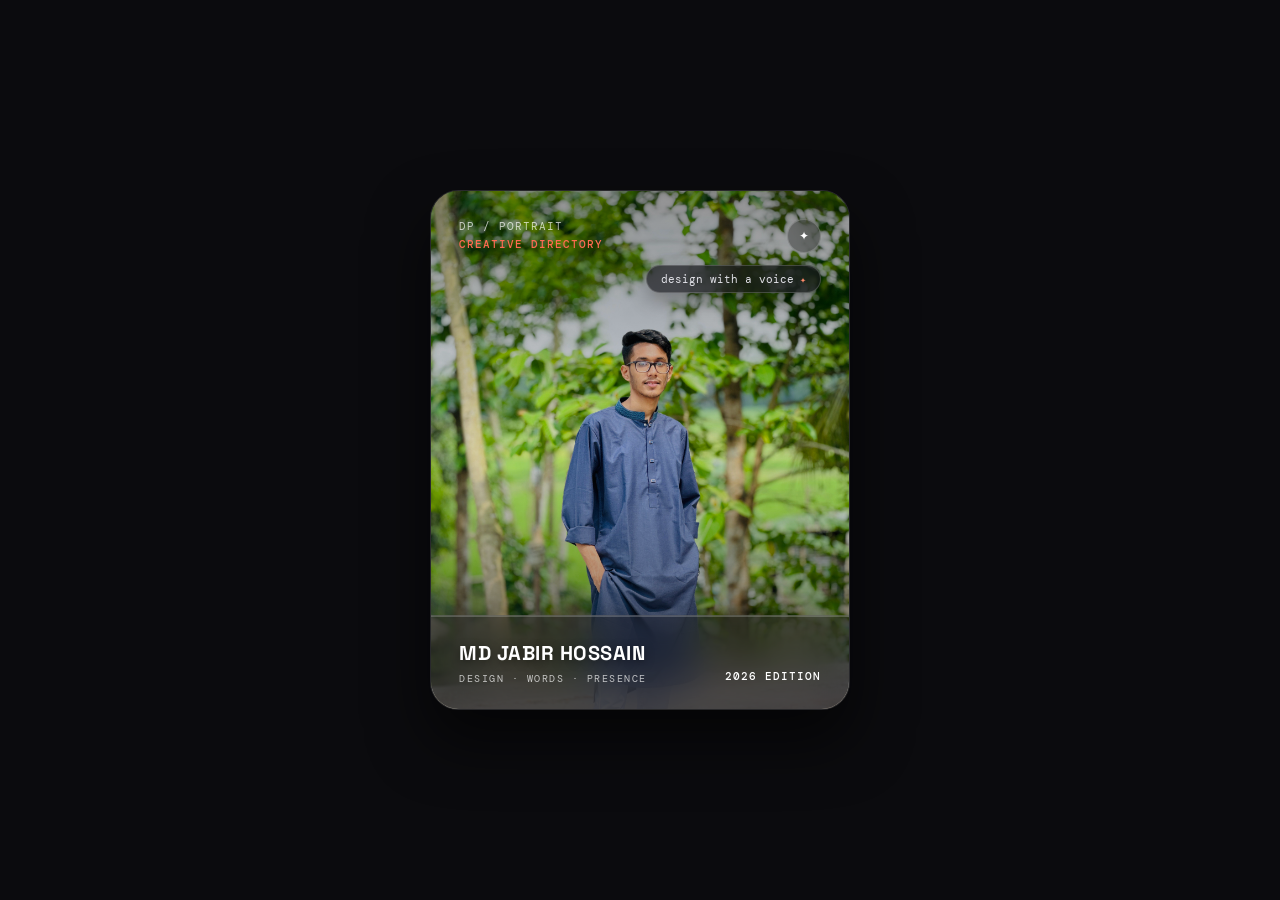
<file: portfolio-card/index.html>
<!DOCTYPE html>
<html lang="en">
<head>
  <meta charset="UTF-8">
  <meta name="viewport" content="width=device-width, initial-scale=1.0">
  <title>Md Jabir Hossain — Glassmorphism Portrait Card</title>

  <!-- Google Fonts -->
  <link rel="preconnect" href="https://fonts.googleapis.com">
  <link rel="preconnect" href="https://fonts.gstatic.com" crossorigin>
  <link href="https://fonts.googleapis.com/css2?family=DM+Mono:wght@400;500&family=Space+Grotesk:wght@500;700&display=swap" rel="stylesheet">
  
  <!-- CSS Link -->
  <link rel="stylesheet" href="style.css">
</head>
<body>

  <!-- PORTRAIT CARD -->
  <div class="portrait-card-wrapper">
    <div class="portrait-card">
      
      <!-- Full Background Image -->
      <img src="apnar-photo.jpg" alt="Md Jabir Hossain" class="card-bg-image">
      
      <!-- Gradient Overlay -->
      <div class="card-overlay"></div>

      <!-- Card Top Header -->
      <div class="card-header">
        <div class="card-top-left">
          <span class="dp-tag">DP / PORTRAIT</span>
          <span class="category-tag">CREATIVE DIRECTORY</span>
        </div>

        <div class="card-top-right">
          <div class="star-icon">✦</div>
          <div class="floating-badge">
            <span>design with a voice</span>
            <span class="sparkle">✦</span>
          </div>
        </div>
      </div>

      <!-- Bottom Edge-to-Edge Glassmorphism Section -->
      <div class="glass-footer-panel">
        <div class="card-footer-content">
          <div class="footer-left">
            <h2 class="brand-title">MD JABIR HOSSAIN</h2>
            <p class="brand-subtitle">DESIGN · WORDS · PRESENCE</p>
          </div>
          <div class="footer-right">
            <span class="edition-tag">2026 EDITION</span>
          </div>
        </div>
      </div>

    </div>
  </div>

  <!-- JS Link -->
  <script src="script.js"></script>
</body>
</html>
</file>
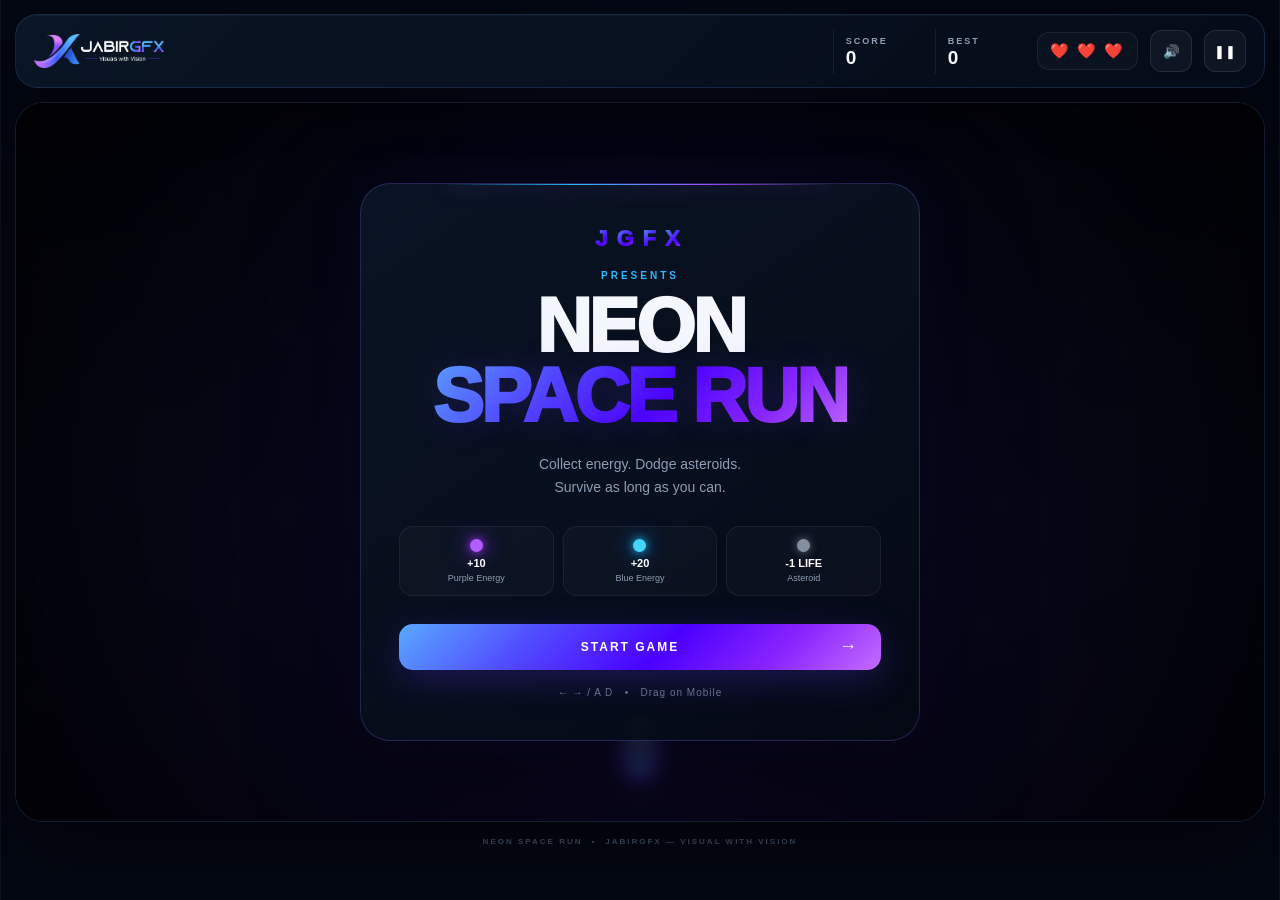
<file: games/neon-space-run/index.html>
<!DOCTYPE html>
<html lang="en">
<head>
    <meta charset="UTF-8">
    <meta name="viewport" content="width=device-width, initial-scale=1.0">
    <title>Neon Space Run — JABIRGFX</title>

    <link rel="stylesheet" href="neon-space-run.css">
</head>

<body>

    <main class="nsr-game">

        <!-- HUD -->
        <header class="nsr-hud">

            <div class="nsr-brand">
    <img src="assets/jabirgfx-logo.png" alt="JABIRGFX">
</div>

            <div class="nsr-stat">
                <small>SCORE</small>
                <strong id="nsrScore">0</strong>
            </div>

            <div class="nsr-stat">
                <small>BEST</small>
                <strong id="nsrBest">0</strong>
            </div>

            <div class="nsr-lives" id="nsrLives">
                ❤️ ❤️ ❤️
            </div>

            <button class="nsr-sound" id="nsrSound" aria-label="Sound">
                🔊
            </button>

            <button class="nsr-pause" id="nsrPause">
                ❚❚
            </button>

        </header>

        <!-- GAME -->
        <section class="nsr-stage">

            <canvas id="nsrCanvas"></canvas>

            <!-- Start Screen -->
            <div class="nsr-overlay nsr-active" id="nsrStartScreen">

                <div class="nsr-card">

                    <div class="nsr-logo">
                        <span>J</span>
                        <span>G</span>
                        <span>F</span>
                        <span>X</span>
                    </div>

                    <p class="nsr-mini-title">PRESENTS</p>

                    <h1>NEON<br><span>SPACE RUN</span></h1>

                    <p class="nsr-description">
                        Collect energy. Dodge asteroids.<br>
                        Survive as long as you can.
                    </p>

                    <div class="nsr-energy-info">
                        <div>
                            <span class="nsr-energy purple"></span>
                            <b>+10</b>
                            Purple Energy
                        </div>

                        <div>
                            <span class="nsr-energy blue"></span>
                            <b>+20</b>
                            Blue Energy
                        </div>

                        <div>
                            <span class="nsr-energy asteroid"></span>
                            <b>-1 LIFE</b>
                            Asteroid
                        </div>
                    </div>

                    <button class="nsr-main-btn" id="nsrStart">
                        START GAME
                        <span>→</span>
                    </button>

                    <p class="nsr-controls">
                        ← → / A D &nbsp; • &nbsp; Drag on Mobile
                    </p>

                </div>

            </div>

            <!-- Pause -->
            <div class="nsr-overlay" id="nsrPauseScreen">

                <div class="nsr-card nsr-small-card">

                    <div class="nsr-pause-icon">Ⅱ</div>

                    <h2>GAME PAUSED</h2>

                    <p>Take a breath, pilot.</p>

                    <button class="nsr-main-btn" id="nsrResume">
                        RESUME
                        <span>→</span>
                    </button>

                </div>

            </div>

            <!-- Game Over -->
            <div class="nsr-overlay" id="nsrGameOver">

                <div class="nsr-card nsr-small-card">

                    <p class="nsr-mini-title">MISSION COMPLETE</p>

                    <h2>GAME OVER</h2>

                    <div class="nsr-final-score">
                        <small>YOUR SCORE</small>
                        <strong id="nsrFinalScore">0</strong>
                    </div>

                    <div class="nsr-new-best" id="nsrNewBest">
                        ★ NEW HIGH SCORE
                    </div>

                    <button class="nsr-main-btn" id="nsrRestart">
                        PLAY AGAIN
                        <span>↻</span>
                    </button>

                </div>

            </div>

        </section>

        <footer class="nsr-footer">
            <span>NEON SPACE RUN</span>
            <span>•</span>
            <span>JABIRGFX — VISUAL WITH VISION</span>
        </footer>

    </main>

    <script src="neon-space-run.js"></script>

</body>
</html>
</file>
<file: portfolio-card/style.css>
* {
  box-sizing: border-box;
  margin: 0;
  padding: 0;
}

body {
  background-color: #0b0b0e;
  min-height: 100vh;
  display: flex;
  justify-content: center;
  align-items: center;
  font-family: 'Space Grotesk', sans-serif;
  padding: 20px;
}

/* Card Wrapper */
.portrait-card-wrapper {
  display: flex;
  justify-content: center;
  align-items: center;
  width: 100%;
}

/* Main Card Layout */
.portrait-card {
  position: relative;
  width: 100%;
  max-width: 420px;
  height: 520px;
  border-radius: 28px;
  overflow: hidden;
  display: flex;
  flex-direction: column;
  justify-content: space-between;
  border: 1px solid rgba(255, 255, 255, 0.12);
  box-shadow: 0 30px 60px rgba(0, 0, 0, 0.6);
  transition: transform 0.4s cubic-bezier(0.16, 1, 0.3, 1), box-shadow 0.4s ease;
}

.portrait-card:hover {
  box-shadow: 0 40px 80px rgba(0, 0, 0, 0.8), 0 0 40px rgba(255, 255, 255, 0.05);
}

/* Full Background Image */
.card-bg-image {
  position: absolute;
  top: 0;
  left: 0;
  width: 100%;
  height: 100%;
  object-fit: cover;
  object-position: center;
  z-index: 0;
}

/* Gradient Overlay */
.card-overlay {
  position: absolute;
  top: 0;
  left: 0;
  width: 100%;
  height: 100%;
  background: linear-gradient(180deg, rgba(0, 0, 0, 0.4) 0%, rgba(0, 0, 0, 0.1) 50%, rgba(0, 0, 0, 0.5) 100%);
  z-index: 1;
}

/* Header Section */
.card-header {
  position: relative;
  z-index: 2;
  padding: 28px;
  display: flex;
  justify-content: space-between;
  align-items: flex-start;
}

.card-top-left {
  display: flex;
  flex-direction: column;
  gap: 4px;
  font-family: 'DM Mono', monospace;
  font-size: 11px;
  letter-spacing: 1px;
}

.dp-tag {
  color: rgba(255, 255, 255, 0.7);
}

.category-tag {
  color: #ff6b52;
  font-weight: 500;
}

.card-top-right {
  display: flex;
  flex-direction: column;
  align-items: flex-end;
  gap: 12px;
}

.star-icon {
  width: 34px;
  height: 34px;
  border-radius: 50%;
  border: 1px solid rgba(255, 255, 255, 0.2);
  background: rgba(0, 0, 0, 0.3);
  backdrop-filter: blur(10px);
  display: flex;
  align-items: center;
  justify-content: center;
  color: #ffffff;
  font-size: 12px;
}

.floating-badge {
  background: rgba(18, 17, 24, 0.65);
  border: 1px solid rgba(255, 255, 255, 0.18);
  backdrop-filter: blur(12px);
  -webkit-backdrop-filter: blur(12px);
  padding: 6px 14px;
  border-radius: 20px;
  font-family: 'DM Mono', monospace;
  font-size: 11px;
  color: #e2e2e8;
  display: flex;
  align-items: center;
  gap: 6px;
  box-shadow: 0 8px 20px rgba(0, 0, 0, 0.3);
}

.floating-badge .sparkle {
  color: #ff8b6a;
  font-size: 10px;
}

/* Bottom Attached Glassmorphism Panel */
.glass-footer-panel {
  position: relative;
  z-index: 2;
  width: 100%;
  margin: 0;
  padding: 24px 28px;
  border-radius: 0 0 28px 28px;
  background: rgba(18, 17, 24, 0.45);
  border-top: 1px solid rgba(255, 255, 255, 0.18);
  backdrop-filter: blur(20px);
  -webkit-backdrop-filter: blur(20px);
  box-shadow: 0 -10px 30px rgba(0, 0, 0, 0.2),
              inset 0 1px 0 rgba(255, 255, 255, 0.2);
}

.card-footer-content {
  display: flex;
  justify-content: space-between;
  align-items: flex-end;
}

.brand-title {
  font-size: 20px;
  font-weight: 700;
  color: #ffffff;
  margin: 0;
  letter-spacing: 0.5px;
  text-transform: uppercase;
  text-shadow: 0 2px 8px rgba(0, 0, 0, 0.5);
}

.brand-subtitle {
  font-family: 'DM Mono', monospace;
  font-size: 10px;
  color: rgba(255, 255, 255, 0.7);
  margin: 6px 0 0 0;
  letter-spacing: 1.5px;
}

.edition-tag {
  font-family: 'DM Mono', monospace;
  font-size: 11px;
  color: #ffffff;
  letter-spacing: 1px;
  font-weight: 500;
}
</file>
<file: games/neon-space-run/neon-space-run.css>
/* =========================================================
   JABIRGFX — NEON SPACE RUN
   All classes are prefixed with "nsr" to avoid conflicts.
   ========================================================= */

:root {
    --nsr-bg: #030712;
    --nsr-panel: #07111e;
    --nsr-line: #18314d;

    --nsr-text: #f5f7ff;
    --nsr-muted: #8e9db3;

    --nsr-purple: #9a4cff;
    --nsr-blue: #25b8ff;

    --nsr-gradient:
        linear-gradient(
            135deg,
            #5AA9FF 0%,
            #514BFF 28%,
            #4B00FF 55%,
            #8A24FF 78%,
            #C46CFF 100%
        );
}

* {
    box-sizing: border-box;
}

html,
body {
    margin: 0;
    width: 100%;
    min-height: 100%;
}

body {
    background:
        radial-gradient(
            circle at 50% 10%,
            rgba(88, 57, 255, 0.16),
            transparent 35%
        ),
        #030712;

    color: var(--nsr-text);

    font-family:
        Inter,
        Arial,
        Helvetica,
        sans-serif;

    overflow-x: hidden;
}

/* =========================================================
   GAME WRAPPER
   ========================================================= */

.nsr-game {
    width: min(1500px, 100%);
    min-height: 100vh;

    margin: 0 auto;

    display: flex;
    flex-direction: column;

    background:
        radial-gradient(
            circle at 50% 35%,
            rgba(73, 43, 255, 0.08),
            transparent 40%
        ),
        var(--nsr-bg);

    border-left: 1px solid rgba(255,255,255,0.04);
    border-right: 1px solid rgba(255,255,255,0.04);
}

/* =========================================================
   HUD
   ========================================================= */
.nsr-brand {
    display: flex;
    align-items: center;
}

.nsr-brand img {
    width: 130px;
    height: auto;
    display: block;
    object-fit: contain;
}
.nsr-hud {
    width: calc(100% - 28px);
    height: 74px;

    margin: 14px auto 0;

    padding: 0 18px;

    display: flex;
    align-items: center;
    gap: 12px;

    background:
        linear-gradient(
            135deg,
            rgba(10, 22, 38, 0.94),
            rgba(5, 12, 25, 0.94)
        );

    border: 1px solid rgba(82, 139, 207, 0.18);

    border-radius: 22px;

    backdrop-filter: blur(20px);

    box-shadow:
        0 15px 50px rgba(0,0,0,0.35),
        inset 0 1px 0 rgba(255,255,255,0.04);

    position: relative;
    z-index: 20;
}

.nsr-brand {
    margin-right: auto;

    font-size: 18px;
    font-weight: 900;

    letter-spacing: 3px;

    background: var(--nsr-gradient);

    -webkit-background-clip: text;
    background-clip: text;

    color: transparent;
}

.nsr-brand-dot {
    display: inline-block;

    width: 8px;
    height: 8px;

    margin-right: 8px;

    border-radius: 50%;

    background: var(--nsr-blue);

    box-shadow:
        0 0 10px var(--nsr-blue),
        0 0 20px var(--nsr-purple);
}

.nsr-stat {
    min-width: 90px;

    padding: 7px 12px;

    border-left: 1px solid rgba(255,255,255,0.07);
}

.nsr-stat small {
    display: block;

    color: var(--nsr-muted);

    font-size: 9px;
    font-weight: 700;

    letter-spacing: 2px;
}

.nsr-stat strong {
    display: block;

    margin-top: 2px;

    font-size: 19px;
    line-height: 1;

    font-variant-numeric: tabular-nums;
}

.nsr-lives {
    padding: 9px 12px;

    border: 1px solid rgba(255,255,255,0.07);

    border-radius: 12px;

    background: rgba(255,255,255,0.025);

    white-space: nowrap;

    font-size: 15px;

    letter-spacing: 2px;
}

.nsr-sound,
.nsr-pause {
    width: 42px;
    height: 42px;

    border: 1px solid rgba(255,255,255,0.1);

    border-radius: 12px;

    background: rgba(255,255,255,0.04);

    color: white;

    cursor: pointer;

    transition: 0.2s ease;
}

.nsr-sound:hover,
.nsr-pause:hover {
    border-color: rgba(120,100,255,0.6);

    background: rgba(120,80,255,0.13);

    transform: translateY(-2px);
}

/* =========================================================
   STAGE
   ========================================================= */

.nsr-stage {
    position: relative;

    width: calc(100% - 28px);

    margin: 14px auto 0;

    height: min(720px, calc(100vh - 130px));

    min-height: 550px;

    overflow: hidden;

    border-radius: 28px;

    border: 1px solid rgba(81, 129, 188, 0.2);

    background:
        radial-gradient(
            circle at 50% 70%,
            rgba(74, 43, 255, 0.13),
            transparent 40%
        ),
        #02050c;

    box-shadow:
        0 25px 80px rgba(0,0,0,0.5),
        inset 0 0 80px rgba(54, 67, 255, 0.05);
}

#nsrCanvas {
    position: absolute;

    inset: 0;

    width: 100%;
    height: 100%;

    display: block;

    touch-action: none;

    cursor: crosshair;
}

/* =========================================================
   OVERLAYS
   ========================================================= */

.nsr-overlay {
    position: absolute;

    inset: 0;

    display: flex;

    align-items: center;
    justify-content: center;

    padding: 25px;

    background:
        radial-gradient(
            circle,
            rgba(12, 12, 42, 0.45),
            rgba(0, 0, 0, 0.76)
        );

    backdrop-filter: blur(8px);

    opacity: 0;

    visibility: hidden;

    pointer-events: none;

    transition:
        opacity 0.3s ease,
        visibility 0.3s ease;

    z-index: 10;
}

.nsr-overlay.nsr-active {
    opacity: 1;

    visibility: visible;

    pointer-events: auto;
}

.nsr-card {
    width: min(560px, 100%);

    padding: 42px 38px;

    text-align: center;

    background:
        linear-gradient(
            145deg,
            rgba(10, 21, 38, 0.95),
            rgba(5, 9, 21, 0.96)
        );

    border: 1px solid rgba(121, 105, 255, 0.25);

    border-radius: 30px;

    box-shadow:
        0 35px 100px rgba(0,0,0,0.55),
        0 0 60px rgba(82, 56, 255, 0.08);

    position: relative;

    overflow: hidden;
}

.nsr-card::before {
    content: "";

    position: absolute;

    top: 0;
    left: 15%;

    width: 70%;
    height: 1px;

    background:
        linear-gradient(
            90deg,
            transparent,
            var(--nsr-blue),
            var(--nsr-purple),
            transparent
        );

    box-shadow:
        0 0 20px var(--nsr-purple);
}

.nsr-logo {
    display: flex;

    justify-content: center;

    gap: 4px;

    margin-bottom: 18px;

    font-size: 22px;
    font-weight: 1000;

    letter-spacing: 5px;
}

.nsr-logo span {
    background: var(--nsr-gradient);

    -webkit-background-clip: text;
    background-clip: text;

    color: transparent;
}

.nsr-mini-title {
    margin: 0 0 10px;

    color: var(--nsr-blue);

    font-size: 10px;
    font-weight: 800;

    letter-spacing: 3px;
}

.nsr-card h1 {
    margin: 0;

    font-size: clamp(42px, 7vw, 76px);

    line-height: 0.92;

    letter-spacing: -3px;

    font-weight: 950;
}

.nsr-card h1 span {
    background: var(--nsr-gradient);

    -webkit-background-clip: text;
    background-clip: text;

    color: transparent;

    text-shadow:
        0 0 35px rgba(108, 67, 255, 0.2);
}

.nsr-description {
    margin: 22px 0 26px;

    color: var(--nsr-muted);

    font-size: 14px;

    line-height: 1.7;
}

.nsr-energy-info {
    display: grid;

    grid-template-columns: repeat(3, 1fr);

    gap: 9px;

    margin-bottom: 28px;
}

.nsr-energy-info > div {
    padding: 12px 8px;

    border-radius: 14px;

    background: rgba(255,255,255,0.025);

    border: 1px solid rgba(255,255,255,0.06);

    color: var(--nsr-muted);

    font-size: 9px;
}

.nsr-energy-info b {
    display: block;

    margin: 4px 0;

    color: white;

    font-size: 11px;
}

.nsr-energy {
    display: block;

    width: 13px;
    height: 13px;

    margin: 0 auto 5px;

    border-radius: 50%;
}

.nsr-energy.purple {
    background: #b35cff;

    box-shadow:
        0 0 10px #a13cff,
        0 0 25px #7c2cff;
}

.nsr-energy.blue {
    background: #43d4ff;

    box-shadow:
        0 0 10px #25b8ff,
        0 0 25px #008dff;
}

.nsr-energy.asteroid {
    background: #858fa2;

    box-shadow:
        0 0 8px #687083;
}

.nsr-main-btn {
    width: 100%;

    padding: 16px 22px;

    border: none;

    border-radius: 14px;

    background: var(--nsr-gradient);

    color: white;

    font-size: 12px;
    font-weight: 900;

    letter-spacing: 2px;

    cursor: pointer;

    box-shadow:
        0 10px 35px rgba(93, 57, 255, 0.25);

    transition:
        transform 0.2s ease,
        box-shadow 0.2s ease;
}

.nsr-main-btn:hover {
    transform: translateY(-3px);

    box-shadow:
        0 15px 45px rgba(93, 57, 255, 0.4);
}

.nsr-main-btn span {
    float: right;

    font-size: 18px;

    line-height: 12px;
}

.nsr-controls {
    margin: 17px 0 0;

    color: #64748b;

    font-size: 10px;

    letter-spacing: 1px;
}

.nsr-small-card {
    max-width: 430px;
}

.nsr-small-card h2 {
    margin: 5px 0 15px;

    font-size: 38px;

    letter-spacing: -1px;
}

.nsr-pause-icon {
    width: 65px;
    height: 65px;

    margin: 0 auto 20px;

    display: flex;

    align-items: center;
    justify-content: center;

    border-radius: 20px;

    background:
        linear-gradient(
            135deg,
            rgba(139, 92, 246, 0.25),
            rgba(37, 184, 255, 0.12)
        );

    border: 1px solid rgba(130,100,255,0.3);

    color: white;

    font-size: 25px;
}

.nsr-small-card p {
    color: var(--nsr-muted);
}

.nsr-final-score {
    margin: 25px 0 10px;

    padding: 18px;

    border-radius: 18px;

    background: rgba(255,255,255,0.03);

    border: 1px solid rgba(255,255,255,0.06);
}

.nsr-final-score small {
    display: block;

    color: var(--nsr-muted);

    font-size: 9px;

    letter-spacing: 2px;
}

.nsr-final-score strong {
    display: block;

    margin-top: 4px;

    font-size: 54px;

    line-height: 1;

    background: var(--nsr-gradient);

    -webkit-background-clip: text;
    background-clip: text;

    color: transparent;
}

.nsr-new-best {
    display: none;

    margin: 14px 0 20px;

    color: #b98cff;

    font-size: 10px;
    font-weight: 900;

    letter-spacing: 2px;
}

.nsr-new-best.nsr-show {
    display: block;
}

/* =========================================================
   FOOTER
   ========================================================= */

.nsr-footer {
    display: flex;

    justify-content: center;
    align-items: center;

    gap: 9px;

    padding: 15px;

    color: #43536b;

    font-size: 8px;
    font-weight: 700;

    letter-spacing: 2px;
}

/* =========================================================
   RESPONSIVE
   ========================================================= */

@media (max-width: 700px) {

    .nsr-hud {
        height: 64px;

        padding: 0 10px;

        border-radius: 18px;

        gap: 5px;
    }

    .nsr-brand {
        font-size: 13px;

        letter-spacing: 2px;
    }

    .nsr-stat {
        min-width: 57px;

        padding: 5px 7px;
    }

    .nsr-stat small {
        font-size: 7px;
    }

    .nsr-stat strong {
        font-size: 15px;
    }

    .nsr-lives {
        padding: 7px;

        font-size: 11px;

        letter-spacing: 0;
    }

    .nsr-sound,
    .nsr-pause {
        width: 36px;
        height: 36px;

        font-size: 12px;
    }

    .nsr-stage {
        min-height: 560px;

        height: calc(100vh - 105px);

        border-radius: 20px;
    }

    .nsr-card {
        padding: 32px 20px;

        border-radius: 23px;
    }

    .nsr-energy-info {
        gap: 5px;
    }

    .nsr-energy-info > div {
        padding: 10px 4px;

        font-size: 7px;
    }

    .nsr-energy-info b {
        font-size: 9px;
    }

    .nsr-footer {
        display: none;
    }
}

@media (max-width: 440px) {

    .nsr-brand {
        display: none;
    }

    .nsr-hud {
        justify-content: flex-end;
    }

    .nsr-card h1 {
        font-size: 43px;
    }
}
</file>
